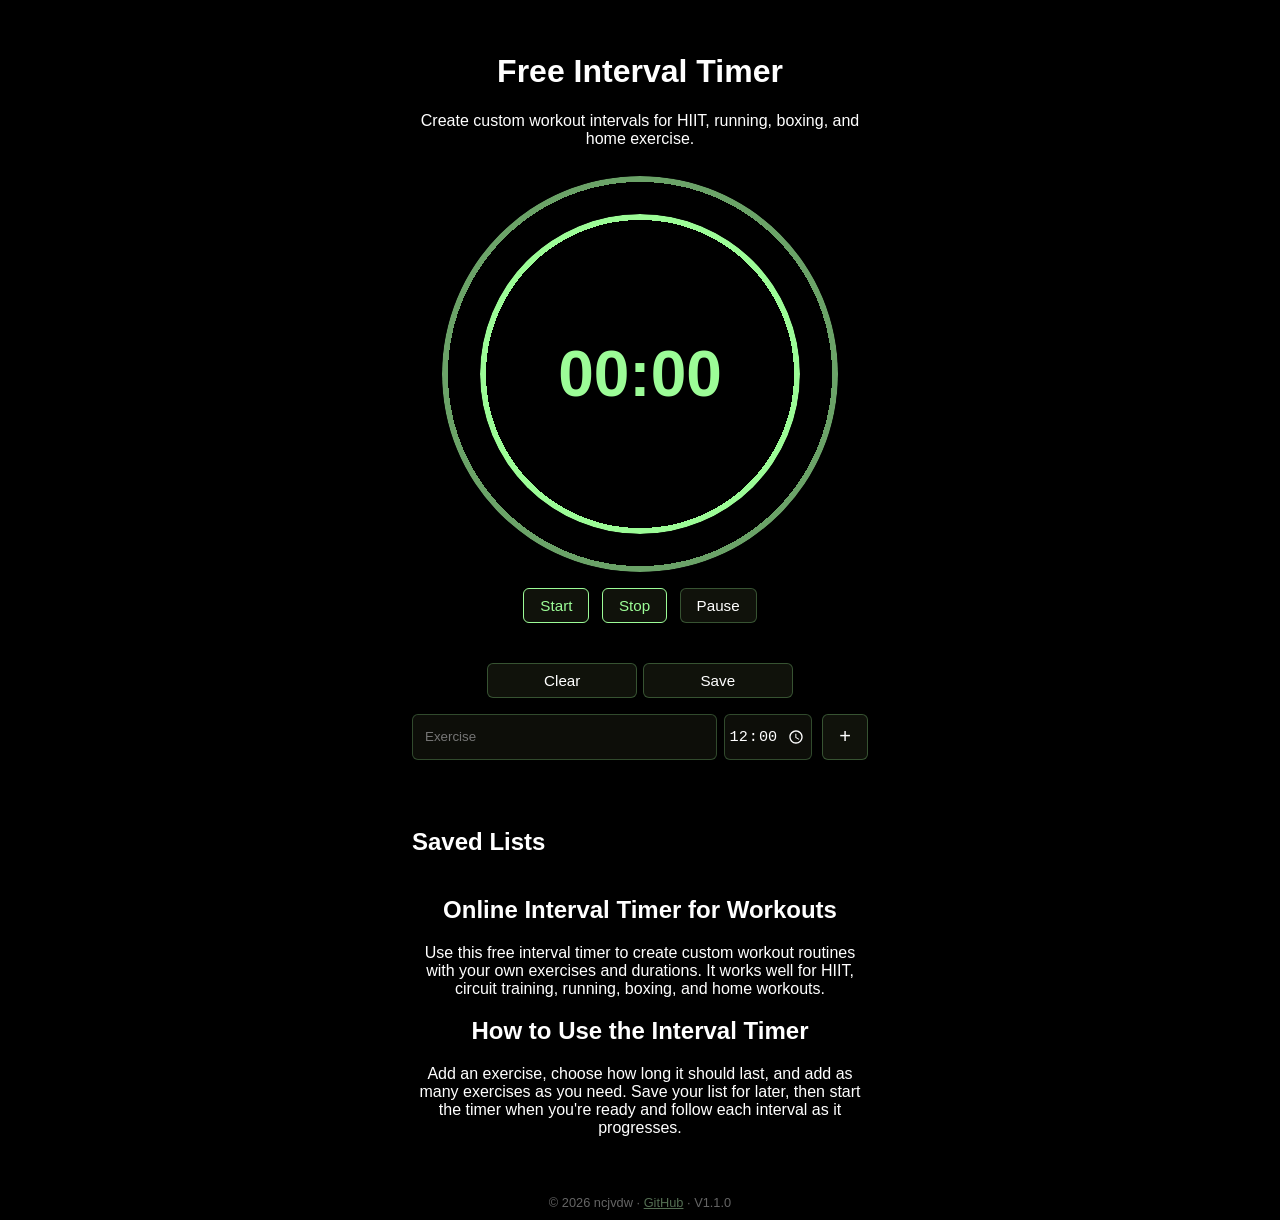
<file: index.html>
<!DOCTYPE html>
<html lang="en">
<head>
    <meta charset="UTF-8">
    <meta name="viewport" content="width=device-width, initial-scale=1.0">
    <meta http-equiv="X-UA-Compatible" content="ie=edge">
    <link rel="stylesheet" href="./style.css">

    <title>Interval Timer – Free Online HIIT & Workout Timer</title>
    <meta name="description" content="Free online interval timer for HIIT, workouts, running, boxing and home exercise. Create custom exercise intervals, pause workouts and save your timer lists.">
    <link rel="icon" href="./favicon.svg" type="image/svg+xml">
    <link rel="canonical" href="https://ncjvdw.github.io/IntervalTimer/">

    <meta property="og:title" content="Free Interval Timer – Custom Workout & HIIT Timer">
    <meta property="og:description" content="Create custom workout intervals for HIIT, running, boxing and home exercise.">
    <meta property="og:type" content="website">
    <meta property="og:url" content="https://ncjvdw.github.io/IntervalTimer/">
</head>

<body>
    <main>
        <header class="intro">
            <h1>Free Interval Timer</h1>
            <p>
                Create custom workout intervals for HIIT, running,
                boxing, and home exercise.
            </p>
        </header>

        <h2 id="timer">
            <span class="ex-name"></span>
            <span class="ex-time">00:00</span>
        </h2>

        <div class="timerControls">
            <button id="start" onclick="startCountdown()">Start</button>
            <button id="stop" onclick="stopTimer()">Stop</button>
            <button id="pause" onclick="togglePause()">Pause</button>
        </div>

        <div id="list"></div>

        <div id="listActions">
            <button id="clear" onclick="exercises = []; updateExerciseList();">Clear</button>
            <button id="openSave">Save</button>
        </div>

        <div id="Addexercise">
            <input type="text" id="exerciseInput" placeholder="Exercise" maxlength="40">
            <input type="time" id="timeInput" value="00:00">
            <button id="addExercise" onclick="addExercise()">+</button>
        </div>

        <dialog id="savePopup">
            <h2>Save List</h2>
            <p>Do you want to save this list?</p>

            <input type="text" id="listName" placeholder="List Name" maxlength="40">

            <div class="dialog-actions">
                <button id="closeSave">Cancel</button>
                <button id="saveList">Save</button>
            </div>
        </dialog>

        <dialog id="editPopup">
            <h2>Edit Exercise</h2>
            <p>Update exercise name and time.</p>

            <div class="edit-inputs">
                <input type="text" id="editExerciseInput" placeholder="Exercise" maxlength="40">
                <input type="time" id="editTimeInput" value="00:00">
            </div>

            <div class="dialog-actions">
                <button id="closeEdit">Cancel</button>
                <button id="saveEdit">Save</button>
            </div>
        </dialog>

        <div id="savedLists">
            <h2>Saved Lists</h2>
            <ul id="savedListContainer"></ul>
        </div>

        <section class="info">
            <h2>Online Interval Timer for Workouts</h2>

            <p>
                Use this free interval timer to create custom workout routines
                with your own exercises and durations. It works well for HIIT,
                circuit training, running, boxing, and home workouts.
            </p>

            <h2>How to Use the Interval Timer</h2>

            <p>
                Add an exercise, choose how long it should last, and add as many exercises as you need.
                Save your list for later, then start the timer when you're ready
                and follow each interval as it progresses.
            </p>
        </section>

    </main>

    <footer>
        © 2026 ncjvdw ·
        <a href="https://github.com/ncjvdw/IntervalTimer">GitHub</a> · V1.1.0
    </footer>

    <script>
        const audioCtx = new (window.AudioContext || window.webkitAudioContext)();

        function playWebAudioBeep(frequency = 800, duration = 0.4) {
            if (audioCtx.state === 'suspended') {
                audioCtx.resume();
            }
            
            const oscillator = audioCtx.createOscillator();
            const gainNode = audioCtx.createGain();
            
            oscillator.connect(gainNode);
            gainNode.connect(audioCtx.destination);
            
            oscillator.frequency.value = frequency;
            gainNode.gain.setValueAtTime(1, audioCtx.currentTime);

            gainNode.gain.exponentialRampToValueAtTime(0.00001, audioCtx.currentTime + duration);
            
            oscillator.start();
            oscillator.stop(audioCtx.currentTime + duration);
        }

        if ('audioSession' in navigator) {
            navigator.audioSession.type = 'ambient';
        }

        let timer;
        let timerText = document.getElementById("timer");
        let timerName = timerText.querySelector(".ex-name");
        let timerTime = timerText.querySelector(".ex-time");

        let timeInput = document.getElementById("timeInput");
        let exercises = [];
        exercises = JSON.parse(localStorage.getItem('__currentList__') || '[]');

        let transitioning = false;
        let isPaused = false;
        let wakeLock = null;
        let wakeLockListenerAdded = false;


        function updateExerciseList() {
            let str = '<ul>';

            exercises.forEach(function(exercise, index) {
                str += `
                    <li>
                        ${exercise.exercise} (${exercise.time})
                        <button type="button" onclick="openEditModal(${index})">Edit</button>
                        <button type="button" onclick="deleteExercise(${index})">Delete</button>
                    </li>
                `;
            });

            str += '</ul>';

            document.getElementById("list").innerHTML = str;

            localStorage.setItem(
                '__currentList__',
                JSON.stringify(exercises)
            );
        }


        function deleteExercise(index) {
            exercises.splice(index, 1);
            updateExerciseList();
        }


        function addExercise() {
            let exerciseInput = document.getElementById("exerciseInput");
            let exercise = exerciseInput.value;
            let time = timeInput.value;

            if (!time) {
                alert("Please set a valid time.");
                return;
            }

            exercises.push({
                exercise,
                time
            });

            exerciseInput.value = "";
            timeInput.value = "00:00";

            updateExerciseList();
        }


        function renderTimer(name, count) {
            timerName.textContent = name;

            timerTime.textContent =
                `${Math.floor(count / 60)}:${String(count % 60).padStart(2, '0')}`;
        }


        function speakExercise(name) {
            if (!("speechSynthesis" in window)) return;

            window.speechSynthesis.cancel();

            const utterance =
                new SpeechSynthesisUtterance(String(name));

            utterance.lang = "en-US";
            utterance.volume = 1;
            utterance.rate = 1;
            utterance.pitch = 1;

            window.speechSynthesis.speak(utterance);
        }


        function stopTimer() {
            clearInterval(timer);

            timer = null;
            isPaused = false;
            transitioning = false;

            document.getElementById("pause").textContent = "Pause";

            timerName.textContent = "";
            timerTime.textContent = "Timer Stopped";
        }


        async function startCountdown() {
            if (exercises.length === 0) {
                alert("Please add at least one exercise.");
                return;
            }

            if (timer) {
                clearInterval(timer);
                timer = null;
            }

            isPaused = false;
            transitioning = false;

            document.getElementById("pause").textContent = "Pause";

            antiScreenLock();

            if ("speechSynthesis" in window) {
                window.speechSynthesis.cancel();

                const unlock = new SpeechSynthesisUtterance(" ");

                unlock.volume = 0;

                window.speechSynthesis.speak(unlock);
            }

            timerText.classList.add(
                'no-anim-inner',
                'no-anim-outer'
            );

            timerText.style.setProperty(
                '--inner-progress',
                1
            );

            timerText.style.setProperty(
                '--outer-progress',
                1
            );

            requestAnimationFrame(() => {
                void timerText.offsetWidth;

                requestAnimationFrame(() => {
                    timerText.classList.remove(
                        'no-anim-inner',
                        'no-anim-outer'
                    );
                });
            });


            const delay = (ms) =>
                new Promise(resolve => setTimeout(resolve, ms));


            for (let i = 0; i < 3; i++) {
                playWebAudioBeep();

                timerName.textContent = "";
                timerTime.textContent = `Starting in ${3 - i}...`;

                await delay(1000);
            }


            const totalListSeconds =
                exercises.reduce((sum, ex) => {
                    const [m, s] =
                        ex.time.split(":");

                    return sum +
                        parseInt(m, 10) * 60 +
                        parseInt(s, 10);
                }, 0);


            let totalElapsed = 0;
            let currentExerciseIndex = 0;

            let [mins, secs] =
                exercises[currentExerciseIndex]
                    .time
                    .split(":");

            let count =
                parseInt(mins, 10) * 60 +
                parseInt(secs, 10);

            let exerciseDuration = count;

            renderTimer(
                exercises[currentExerciseIndex].exercise,
                count
            );

            speakExercise(
                exercises[currentExerciseIndex].exercise
            );


            let lastTime = Date.now();


            timer = setInterval(() => {
                if (isPaused || transitioning) return;

                const now = Date.now();
                const elapsedSeconds =
                    Math.floor((now - lastTime) / 1000);

                if (elapsedSeconds < 1) return;

                lastTime += elapsedSeconds * 1000;

                count -= elapsedSeconds;
                totalElapsed += elapsedSeconds;

                timerText.style.setProperty(
                    '--inner-progress',
                    Math.max(count, 0) / exerciseDuration
                );

                timerText.style.setProperty(
                    '--outer-progress',
                    Math.max(
                        0,
                        1 - totalElapsed / totalListSeconds
                    )
                );

                renderTimer(
                    exercises[currentExerciseIndex].exercise,
                    Math.max(count, 0)
                );


                if (
                    count <= 3 &&
                    count > 0
                ) {
                    playWebAudioBeep();
                }


                if (count <= 0) {
                    timerText.classList.add(
                        'no-anim-inner'
                    );

                    timerText.style.setProperty(
                        '--inner-progress',
                        0
                    );

                    void timerText.offsetWidth;

                    currentExerciseIndex++;


                    if (
                        currentExerciseIndex <
                        exercises.length
                    ) {
                        transitioning = true;

                        setTimeout(() => {
                            speakExercise(
                                exercises[
                                    currentExerciseIndex
                                ].exercise
                            );

                            [mins, secs] =
                                exercises[
                                    currentExerciseIndex
                                ].time.split(":");

                            count =
                                parseInt(mins, 10) * 60 +
                                parseInt(secs, 10);

                            exerciseDuration = count;

                            timerText.classList.add(
                                'no-anim-inner'
                            );

                            timerText.style.setProperty(
                                '--inner-progress',
                                1
                            );

                            requestAnimationFrame(() => {
                                void timerText.offsetWidth;

                                requestAnimationFrame(() => {
                                    timerText.classList.remove(
                                        'no-anim-inner'
                                    );
                                });
                            });

                            renderTimer(
                                exercises[
                                    currentExerciseIndex
                                ].exercise,
                                count
                            );

                            transitioning = false;

                        }, 50);

                    } else {
                        clearInterval(timer);
                        timer = null;

                        timerName.textContent = "";
                        speakExercise("Workout Complete!");
                        timerTime.textContent = "Workout Complete!";
                    }
                }

            }, 250);
        }


        function togglePause() {
            if (!timer) return;

            isPaused = !isPaused;

            document.getElementById("pause").textContent =
                isPaused ? "Resume" : "Pause";
        }


        const antiScreenLock = async () => {

            async function keepScreenAwake() {
                if (!("wakeLock" in navigator)) return;

                try {
                    wakeLock =
                        await navigator.wakeLock.request("screen");

                    if (!wakeLockListenerAdded) {
                        wakeLockListenerAdded = true;

                        wakeLock.addEventListener(
                            "release",
                            () => {
                                wakeLock = null;
                            }
                        );
                    }

                } catch (err) {}
            }


            keepScreenAwake();


            if (!wakeLockListenerAdded) {
                document.addEventListener(
                    "visibilitychange",
                    () => {
                        if (
                            document.visibilityState ===
                            "visible"
                        ) {
                            keepScreenAwake();
                        }
                    }
                );

                wakeLockListenerAdded = true;
            }
        };
    </script>


    <script>
        const savePopup =
            document.getElementById("savePopup");

        const openSave =
            document.getElementById("openSave");

        const closeSave =
            document.getElementById("closeSave");

        const editPopup =
            document.getElementById("editPopup");

        const closeEdit =
            document.getElementById("closeEdit");

        const saveEdit =
            document.getElementById("saveEdit");

        let currentEditIndex = null;


        openSave.addEventListener(
            "click",
            () => savePopup.showModal()
        );


        closeSave.addEventListener(
            "click",
            () => savePopup.close()
        );


        closeEdit.addEventListener(
            "click",
            () => editPopup.close()
        );


        function openEditModal(index) {
            currentEditIndex = index;
            const targetExercise = exercises[index];

            document.getElementById("editExerciseInput").value = targetExercise.exercise;
            document.getElementById("editTimeInput").value = targetExercise.time;

            editPopup.showModal();
        }


        saveEdit.addEventListener("click", () => {
            if (currentEditIndex === null) return;

            const newExercise = document.getElementById("editExerciseInput").value;
            const newTime = document.getElementById("editTimeInput").value;

            if (!newTime) {
                alert("Please set a valid time.");
                return;
            }

            exercises[currentEditIndex] = {
                exercise: newExercise,
                time: newTime
            };

            updateExerciseList();
            editPopup.close();
        });


        function renderSavedLists() {
            const container =
                document.getElementById(
                    "savedListContainer"
                );

            container.innerHTML = "";


            for (
                let i = 0;
                i < localStorage.length;
                i++
            ) {
                const key =
                    localStorage.key(i);

                if (key === '__currentList__') continue;


                const li =
                    document.createElement("li");


                li.innerHTML = `
                    <span>${key}</span>

                    <div class="actions">
                        <button
                            type="button"
                            onclick="loadSavedList('${key}')"
                        >
                            Load
                        </button>

                        <button
                            type="button"
                            onclick="deleteSavedList('${key}')"
                        >
                            Delete
                        </button>
                    </div>
                `;


                container.appendChild(li);
            }
        }


        function loadSavedList(key) {
            const saved =
                localStorage.getItem(key);

            if (!saved) return;


            try {
                exercises = JSON.parse(saved);
                updateExerciseList();

            } catch (err) {
                alert("Saved list is invalid.");
            }
        }


        function deleteSavedList(key) {
            localStorage.removeItem(key);
            renderSavedLists();
        }


        document.getElementById("saveList").onclick =
            function() {

                const name =
                    document.getElementById(
                        "listName"
                    ).value.trim();


                if (!name) {
                    alert("Enter a list name.");
                    return;
                }


                localStorage.setItem(
                    name,
                    JSON.stringify(exercises)
                );


                savePopup.close();

                renderSavedLists();

                document.getElementById("listName").value = "";
            };


        renderSavedLists();
        updateExerciseList();
    </script>


    <script type="application/ld+json">
        {
            "@context": "https://schema.org",
            "@type": "WebApplication",
            "name": "Interval Timer",
            "url": "https://ncjvdw.github.io/IntervalTimer/",
            "applicationCategory": "HealthApplication",
            "operatingSystem": "Any",
            "description": "A free online interval timer for HIIT, workouts, running, boxing and exercise."
        }
    </script>

</body>
</html>
</file>
<file: style.css>
* {
    box-sizing: border-box;
}

@property --inner-progress {
    syntax: "<number>";
    inherits: true;
    initial-value: 1;
}

@property --outer-progress {
    syntax: "<number>";
    inherits: true;
    initial-value: 1;
}

body {
    margin: 0;
    min-height: 100vh;
    background: #000000;
    color: #ffffff;
    font-family: "Segoe UI", Arial, sans-serif;
}

main {
    width: 100%;
    max-width: 520px;
    min-height: 100vh;
    margin: 0 auto;
    padding: 2rem;
    text-align: center;
    display: flex;
    flex-direction: column;
}

input[type="time"]::-webkit-calendar-picker-indicator {
    filter: invert(1);
    opacity: 1;
    cursor: pointer;
}


/* =========================
   TIMER
   ========================= */

#timer {
    position: relative;

    width: 340px;
    height: 340px;

    margin: 2.5rem auto;

    display: flex;
    flex-direction: column;
    align-items: center;
    justify-content: center;

    gap: 0.4rem;

    border-radius: 50%;

    color: #ffffff;

    padding: 0 4.5rem;

    /* Important because this is an h2 */
    font-size: inherit;
    font-weight: normal;
}


#timer::before {
    content: "";

    position: absolute;
    inset: -28px;

    border-radius: 50%;

    background: conic-gradient(
        #6BA368 calc(var(--outer-progress, 1) * 360deg),
        rgba(81, 91, 58, 0.28) 0deg
    );

    -webkit-mask: radial-gradient(
        farthest-side,
        transparent calc(100% - 6px),
        #000 calc(100% - 6px)
    );

    mask: radial-gradient(
        farthest-side,
        transparent calc(100% - 6px),
        #000 calc(100% - 6px)
    );

    transition: --outer-progress 0.5s linear;

    z-index: 0;
}


#timer::after {
    content: "";

    position: absolute;
    inset: 10px;

    border-radius: 50%;

    background: conic-gradient(
        #9CFC97 calc(var(--inner-progress, 1) * 360deg),
        rgba(81, 91, 58, 0.24) 0deg
    );

    -webkit-mask: radial-gradient(
        farthest-side,
        transparent calc(100% - 6px),
        #000 calc(100% - 6px)
    );

    mask: radial-gradient(
        farthest-side,
        transparent calc(100% - 6px),
        #000 calc(100% - 6px)
    );

    transition: --inner-progress 0.5s linear;

    z-index: 0;
}

/* =========================
   TIMER TEXT
   ========================= */

#timer .ex-name {
    position: relative;
    z-index: 2;

    display: block;

    width: 100%;
    max-width: 190px;

    margin: 0;

    color: #9CFC97;

    font-size: 1.45rem;
    font-weight: 500;

    line-height: 1.15;

    text-align: center;
    overflow-wrap: anywhere;
    word-break: break-word;
}

#timer .ex-time {
    position: relative;
    z-index: 2;

    display: block;

    margin: 0;

    color: #9CFC97;

    font-size: 4rem;
    font-weight: 700;

    line-height: 1;

    text-align: center;
    font-family: "Segoe UI", Arial, sans-serif;
}

#timer .ex-name:empty {
    display: none;
}

/* =========================
   RING ANIMATION CONTROL
   ========================= */

#timer.no-anim-outer::before {
    transition: none !important;
}

#timer.no-anim-inner::after {
    transition: none !important;
}

/* =========================
   BUTTONS
   ========================= */

button {
    background: rgba(81, 91, 58, 0.2);
    color: #ffffff;

    border: 1px solid rgba(156, 252, 151, 0.28);
    border-radius: 6px;

    padding: 0.5rem 1rem;
    margin: 0.25rem;

    font-size: 0.95rem;

    cursor: pointer;

    transition: background 0.15s ease;
}

button:hover {
    background: rgba(107, 163, 104, 0.3);
}

#start {
    border-color: #9CFC97;
    color: #9CFC97;
}

#stop {
    border-color: #9CFC97;
    color: #9CFC97;
}

/* =========================
   EXERCISE LIST
   ========================= */

#list {
    margin: 1.5rem 0 0.5rem;
    text-align: left;
}

#list ul {
    list-style: none;
    padding: 0;
    margin: 0;
}

#list li {
    display: flex;
    align-items: center;
    justify-content: space-between;

    background: rgba(81, 91, 58, 0.14);

    border: 1px solid rgba(156, 252, 151, 0.16);

    border-radius: 6px;

    padding: 0.5rem 0.75rem;
    margin-bottom: 0.4rem;
}

#listActions {
    display: flex;
    justify-content: center;

    gap: 0.35rem;

    margin: 0.25rem 0 0.5rem;
}

#listActions button {
    flex: 1;
    max-width: 150px;
    margin: 0;
}

#list li button:first-of-type {
    margin-left: auto;
    margin-right: 0.15rem;
}

#list li button:last-of-type {
    margin-left: 0;
}

/* =========================
   ADD EXERCISE
   ========================= */

#Addexercise {
    display: grid;

    grid-template-columns:
        minmax(0, 1fr)
        92px
        46px;

    align-items: stretch;

    gap: 0.4rem;

    width: 100%;
    margin: 0.5rem 0 1rem;
}

#Addexercise input {
    box-sizing: border-box;

    width: 100%;
    height: 46px;

    min-width: 0;

    margin: 0;

    background: rgba(81, 91, 58, 0.16);

    border: 1px solid rgba(156, 252, 151, 0.25);

    color: #ffffff;

    border-radius: 6px;

    padding: 0 0.75rem;
}

#Addexercise #exerciseInput {
    width: 100%;
    min-width: 0;
}

#Addexercise #timeInput {
    width: 88px;
    min-width: 88px;
    max-width: 88px;

    height: 46px;

    padding: 0 0.25rem;

    font-size: 0.95rem;

    color: #ffffff;

    background: rgba(81, 91, 58, 0.16);

    border: 1px solid rgba(156, 252, 151, 0.25);

    border-radius: 6px;
}

#Addexercise #timeInput::-webkit-calendar-picker-indicator {
    opacity: 1;
    cursor: pointer;
}

#Addexercise #addExercise {
    width: 46px;
    height: 46px;

    min-width: 46px;
    min-height: 46px;

    max-width: 46px;
    max-height: 46px;

    margin: 0;
    padding: 0;

    display: flex;
    align-items: center;
    justify-content: center;

    font-size: 1.25rem;
}

/* =========================
   DIALOG
   ========================= */

dialog {
    background: rgba(0, 0, 0, 0.96);
    color: #ffffff;
    border: 1px solid rgba(156, 252, 151, 0.3);
    border-radius: 8px;
    padding: 1.5rem;
    max-width: 400px;
    width: 90%;
}

dialog::backdrop {
    background: rgba(0, 0, 0, 0.75);
}

dialog .edit-inputs {
    display: flex;
    gap: 0.4rem;
    width: 100%;
}

dialog #editExerciseInput {
    flex: 1;
    min-width: 0;
}

dialog #editTimeInput {
    width: 100;
    min-width: 100;
    max-width: 100px;
}

dialog input {
    box-sizing: border-box;
    width: 100%;
    height: 46px;
    margin: 0.4rem 0;
    background: rgba(81, 91, 58, 0.16);
    border: 1px solid rgba(156, 252, 151, 0.25);
    color: #ffffff;
    border-radius: 6px;
    padding: 0 0.75rem;
    font-size: 0.95rem;
    font-family: inherit;
}

dialog input[type="time"]::-webkit-calendar-picker-indicator {
    opacity: 1;
    cursor: pointer;
}

dialog .dialog-actions {
    display: flex;
    justify-content: flex-end;
    gap: 0.35rem;
    width: 100%;
    margin-top: 1.25rem;
}

#list li .actions,
#savedListContainer li .actions {
    display: flex;
    align-items: center;
    gap: 0.35rem;
}

#list li .actions button,
#savedListContainer li .actions button,
dialog button {
    margin: 0;
}

/* =========================
   SAVED LISTS
   ========================= */

#savedLists {
    margin-top: 2rem;
    text-align: left;
}

#savedListContainer {
    list-style: none;
    padding: 0;
}

#savedListContainer li {
    display: flex;
    align-items: center;
    justify-content: space-between;

    background: rgba(81, 91, 58, 0.14);

    border: 1px solid rgba(156, 252, 151, 0.16);

    border-radius: 6px;

    padding: 0.5rem 0.75rem;

    margin-bottom: 0.4rem;
}

/* =========================
   FOOTER
   ========================= */

footer {
    margin-top: auto;

    padding: 10px 0;

    text-align: center;

    font-size: 0.8rem;

    color: rgba(224, 224, 224, 0.45);
}

footer a {
    color: rgba(151, 201, 149, 0.55);
    text-decoration: underline;
}

footer a:hover {
    color: #ffffff;
}

/* =========================
   MOBILE
   ========================= */

@media (max-width: 600px) {

    main {
        width: 100%;
        max-width: 100%;

        padding: 1.25rem;

        overflow-x: hidden;
    }

    #timer {
        width: 260px;
        height: 260px;

        padding: 0 3.5rem;
    }

    #timer .ex-name {
        max-width: 145px;

        font-size: 1rem;
        line-height: 1.1;
    }

    #timer .ex-time {
        font-size: 2.8rem;
        line-height: 1;
    }

    #timer::before {
        inset: -16px;
    }

    #timer::after {
        inset: 6px;
    }

    button {
        padding: 0.65rem 1.1rem;

        font-size: 1rem;

        min-height: 44px;
    }

    #listActions {
        gap: 0.35rem;

        margin: 0.25rem 0 0.5rem;
    }

    #listActions button {
        flex: 1;

        max-width: 130px;

        margin: 0;
    }

    dialog {
        width: calc(100% - 2rem);

        max-width: 340px;

        padding: 1.25rem;
    }

    #list li,
    #savedListContainer li {
        flex-wrap: wrap;

        gap: 0.4rem;
    }
}
</file>
